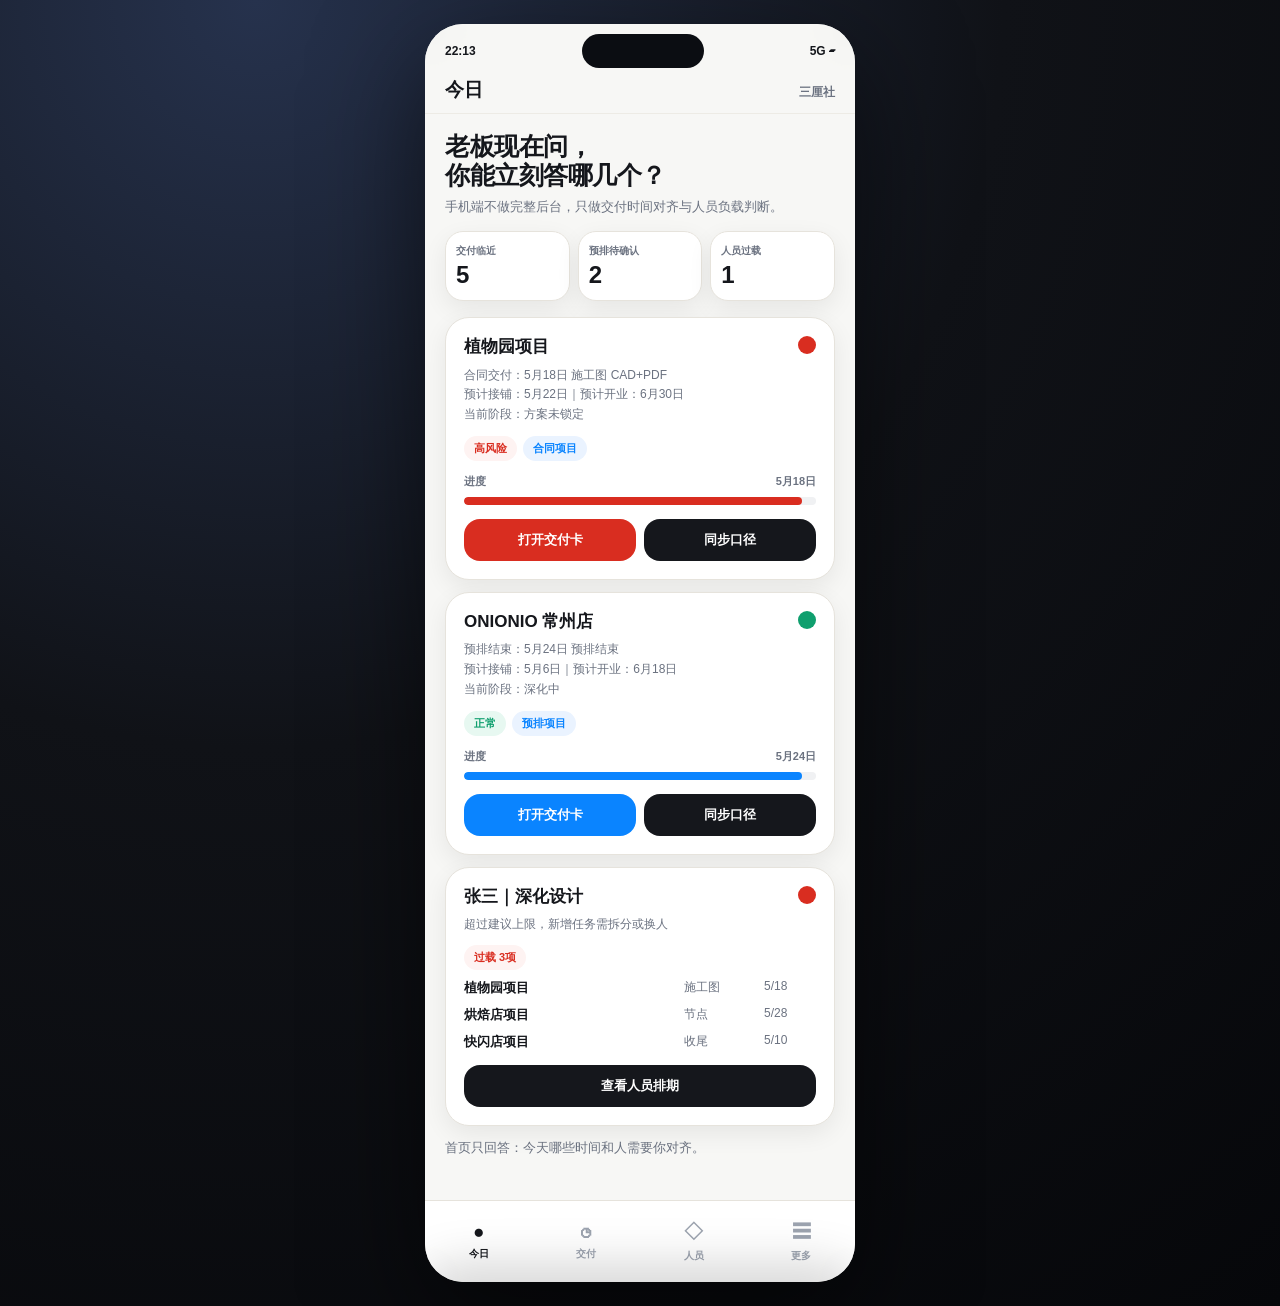
<file: index_mobile_v2.html>
<!doctype html>
<html lang="zh-CN"><head><meta charset="utf-8"><meta name="viewport" content="width=device-width,initial-scale=1,viewport-fit=cover"><title>工时管家 Mobile V2｜交付与人员雷达</title><link rel="icon" href="data:,"><style>:root{--ink:#15171c;--paper:#f7f7f5;--card:#fff;--line:#e6e3dc;--muted:#6b7280;--blue:#0a84ff;--blue-soft:#eaf3ff;--red:#d92d20;--red-soft:#fef3f2;--green:#0f9f6e;--green-soft:#e7f8f1;--gold:#b7791f;--gold-soft:#fff7e6;--purple:#5e5ce6;--purple-soft:#f0f0ff;--shadow:0 8px 24px rgba(0,0,0,.07);--bottom:82px}*{box-sizing:border-box;-webkit-tap-highlight-color:transparent}html,body{margin:0;min-height:100%;background:#101217;color:var(--ink);font-family:-apple-system,BlinkMacSystemFont,"SF Pro Text","PingFang SC","Microsoft YaHei",Arial,sans-serif;overflow-x:hidden}body{display:flex;justify-content:center}.app{width:100%;max-width:430px;min-height:100dvh;background:var(--paper);position:relative;padding-bottom:calc(var(--bottom) + env(safe-area-inset-bottom,0px));overflow-x:hidden}.top{position:sticky;top:0;z-index:30;background:rgba(247,247,245,.94);backdrop-filter:blur(18px);padding:calc(10px + env(safe-area-inset-top,0px)) 20px 12px;border-bottom:1px solid rgba(230,227,220,.65)}.status{display:flex;justify-content:space-between;align-items:center;font-size:12px;font-weight:700;margin-bottom:12px}.island{width:122px;height:34px;background:#0b0d12;border-radius:18px}.brand{display:flex;justify-content:space-between;align-items:flex-end}.brand h1{font-size:19px;line-height:1.1;margin:0;font-weight:850}.brand span{font-size:12px;color:var(--muted);font-weight:700}.page{display:none;padding:18px 20px 28px}.page.active{display:block}.hero-title{font-size:25px;line-height:1.18;margin:0 0 6px;font-weight:900;letter-spacing:-.02em}.sub{font-size:13px;line-height:1.55;color:var(--muted);margin:0 0 14px}.pill-row{display:flex;gap:8px;overflow-x:auto;padding:2px 0 12px;scrollbar-width:none}.pill-row::-webkit-scrollbar{display:none}.pill{border:0;border-radius:999px;min-height:32px;padding:0 12px;font-size:12px;font-weight:800;white-space:nowrap;background:#fff;color:var(--muted);border:1px solid var(--line)}.pill.active{background:var(--ink);color:#fff;border-color:var(--ink)}.kpis{display:grid;grid-template-columns:repeat(3,1fr);gap:8px;margin:10px 0 16px}.kpi{background:#fff;border:1px solid var(--line);border-radius:18px;padding:12px 10px;box-shadow:var(--shadow)}.kpi small{display:block;color:var(--muted);font-size:10px;font-weight:700}.kpi b{display:block;font-size:24px;line-height:1.1;margin-top:4px}.card{background:#fff;border:1px solid var(--line);border-radius:24px;margin:0 0 12px;box-shadow:var(--shadow);padding:18px;position:relative;overflow:hidden}.card:after{content:"";position:absolute;right:18px;top:18px;width:18px;height:18px;border-radius:50%;background:var(--blue)}.card.red:after{background:var(--red)}.card.gold:after{background:var(--gold)}.card.green:after{background:var(--green)}.card.purple:after{background:var(--purple)}.card h3{font-size:17px;line-height:1.25;margin:0 34px 8px 0;font-weight:850}.card p{font-size:12px;line-height:1.65;color:var(--muted);margin:0;white-space:pre-line}.actions{display:grid;grid-template-columns:1fr 1fr;gap:8px;margin-top:14px}.actions.one{grid-template-columns:1fr}.btn{border:0;border-radius:16px;min-height:42px;padding:0 12px;font-size:13px;font-weight:850;background:var(--ink);color:#fff}.btn.blue{background:var(--blue)}.btn.red{background:var(--red)}.btn.green{background:var(--green)}.btn.light{background:#f0f1f3;color:var(--ink)}.tag{display:inline-flex;align-items:center;border-radius:999px;padding:5px 10px;font-size:11px;font-weight:850;margin-right:6px}.tag.red{color:var(--red);background:var(--red-soft)}.tag.blue{color:var(--blue);background:var(--blue-soft)}.tag.green{color:var(--green);background:var(--green-soft)}.tag.gold{color:var(--gold);background:var(--gold-soft)}.tag.purple{color:var(--purple);background:var(--purple-soft)}.search{width:100%;height:46px;border:1px solid var(--line);border-radius:17px;background:#fff;font-size:14px;padding:0 14px;outline:none;margin:4px 0 12px}.timeline{margin-top:13px}.tl-head{display:flex;justify-content:space-between;font-size:11px;color:var(--muted);font-weight:700}.track{height:8px;background:#f0f1f3;border-radius:999px;margin-top:8px;overflow:hidden}.fill{height:100%;border-radius:999px;background:var(--blue)}.fill.red{background:var(--red)}.fill.gold{background:var(--gold)}.date-grid{display:grid;gap:9px;margin-top:12px}.date-row{display:grid;grid-template-columns:76px 86px 1fr;gap:8px;align-items:center;padding:10px;background:#fafafa;border:1px solid #eee;border-radius:15px}.date-row small{color:var(--muted);font-weight:800}.date-row b{font-size:17px}.date-row span{font-size:12px;color:var(--muted);line-height:1.4}.person-card .line{display:grid;grid-template-columns:1fr 72px 52px;gap:8px;margin-top:9px;font-size:12px}.person-card .line b{font-size:13px}.person-card .line span{color:var(--muted)}.more-row{height:54px;background:#fff;border:1px solid var(--line);border-radius:18px;display:flex;align-items:center;justify-content:space-between;padding:0 18px;margin-bottom:10px;box-shadow:var(--shadow);font-weight:800}.more-row span{color:var(--muted);font-size:22px}.bottom{position:fixed;left:50%;bottom:0;transform:translateX(-50%);width:100%;max-width:430px;height:calc(var(--bottom) + env(safe-area-inset-bottom,0px));background:rgba(255,255,255,.96);backdrop-filter:blur(18px);border-top:1px solid var(--line);display:grid;grid-template-columns:repeat(4,1fr);z-index:50;padding-bottom:env(safe-area-inset-bottom,0px)}.tab{border:0;background:transparent;color:#9ca3af;font-size:10px;font-weight:850;display:flex;flex-direction:column;align-items:center;justify-content:center;gap:4px}.tab i{font-style:normal;font-size:19px}.tab.active{color:var(--ink)}.sheet-mask{position:fixed;inset:0;background:rgba(0,0,0,.38);z-index:80;display:none}.sheet-mask.show{display:block}.sheet{position:fixed;left:50%;bottom:0;transform:translateX(-50%) translateY(105%);width:100%;max-width:430px;max-height:88dvh;overflow:auto;background:var(--paper);z-index:90;border-radius:28px 28px 0 0;padding:12px 20px calc(22px + env(safe-area-inset-bottom,0px));transition:transform .22s ease;box-shadow:0 -18px 50px rgba(0,0,0,.18)}.sheet.show{transform:translateX(-50%) translateY(0)}.handle{width:42px;height:5px;background:#d6d3cc;border-radius:999px;margin:0 auto 16px}.sheet h2{font-size:24px;margin:0 0 6px}.sheet .big-date{background:var(--ink);color:#fff;border-radius:28px;padding:24px;margin:14px 0}.big-date b{font-size:40px;display:block}.big-date span{font-size:14px;color:#d1d5db}.empty{padding:34px 10px;text-align:center;color:var(--muted);font-size:13px}.toast{position:fixed;left:20px;right:20px;bottom:calc(var(--bottom) + 16px);z-index:120;background:var(--ink);color:#fff;border-radius:18px;padding:12px 16px;text-align:center;font-size:13px;font-weight:800;opacity:0;transform:translateY(8px);transition:.2s}.toast.show{opacity:1;transform:translateY(0)}@media(min-width:760px){body{padding:24px;background:radial-gradient(circle at 20% 0,#26324d,#101217 45%,#06070a)}.app{border-radius:38px;min-height:852px;box-shadow:0 38px 110px rgba(0,0,0,.58);overflow:hidden}.bottom{position:absolute;left:0;transform:none}.sheet,.sheet-mask{position:absolute;left:0;transform:translateY(105%)}.sheet.show{transform:translateY(0)}}</style></head><body><div class="app" id="app"><div class="top"><div class="status"><span id="clock">9:41</span><div class="island"></div><span>5G ▰</span></div><div class="brand"><h1 id="title">今日</h1><span>三厘社</span></div></div><section class="page active" id="page-today"><h2 class="hero-title">老板现在问，<br>你能立刻答哪几个？</h2><p class="sub">手机端不做完整后台，只做交付时间对齐与人员负载判断。</p><div class="kpis"><div class="kpi"><small>交付临近</small><b id="kpiDue">0</b></div><div class="kpi"><small>预排待确认</small><b id="kpiPre">0</b></div><div class="kpi"><small>人员过载</small><b id="kpiOver">0</b></div></div><div id="todayList"></div></section><section class="page" id="page-delivery"><h2 class="hero-title">所有项目<br>什么时候结束</h2><p class="sub">合同项目与预排项目一起看。老板问项目节点时，直接搜索项目名。</p><input class="search" id="projectSearch" placeholder="搜索项目名、负责人、阶段"><div class="pill-row" id="deliveryFilters"><button class="pill active" data-filter="all">全部</button><button class="pill" data-filter="contract">合同内</button><button class="pill" data-filter="pre">预排</button><button class="pill" data-filter="risk">逾期风险</button></div><div id="deliveryList"></div></section><section class="page" id="page-people"><h2 class="hero-title">每个人身上<br>有哪些项目</h2><p class="sub">按人查看：项目、阶段、交付/释放时间、是否过载。</p><div class="pill-row" id="peopleFilters"><button class="pill active" data-role="all">全部</button><button class="pill" data-role="方案">方案</button><button class="pill" data-role="深化">深化</button><button class="pill" data-role="over">过载</button></div><div id="peopleList"></div></section><section class="page" id="page-more"><h2 class="hero-title">更多</h2><p class="sub">AI 审图不再占手机一级导航。手机只保留入口和待确认提醒，真正审图建议在电脑或平板上做。</p><div id="moreList"></div></section><nav class="bottom"><button class="tab active" data-page="today"><i>●</i>今日</button><button class="tab" data-page="delivery"><i>◷</i>交付</button><button class="tab" data-page="people"><i>◇</i>人员</button><button class="tab" data-page="more"><i>☰</i>更多</button></nav><div class="sheet-mask" id="mask"></div><div class="sheet" id="sheet"><div class="handle"></div><div id="sheetContent"></div></div><div class="toast" id="toast"></div></div><script>const projects=[{id:'p1',name:'植物园项目',kind:'contract',delivery:'2026-05-18',deliveryLabel:'5月18日',deliverable:'施工图 CAD+PDF',preEnd:'5月16日',access:'5月22日',opening:'6月30日',stage:'方案未锁定',risk:'high',ownerPlan:'王五',ownerTech:'张三',issue:'方案未最终锁定，施工图时间被压缩'},{id:'p2',name:'ONIONIO 常州店',kind:'pre',delivery:'2026-05-24',deliveryLabel:'5月24日',deliverable:'预排结束',preEnd:'5月24日',access:'5月6日',opening:'6月18日',stage:'深化中',risk:'normal',ownerPlan:'赵六',ownerTech:'李四',issue:'节点正常，需确认施工图输出时间'},{id:'p3',name:'烘焙店项目',kind:'contract',delivery:'2026-05-28',deliveryLabel:'5月28日',deliverable:'方案+施工图',preEnd:'5月26日',access:'6月1日',opening:'7月5日',stage:'材料节点复核',risk:'mid',ownerPlan:'王五',ownerTech:'张三',issue:'风炉高温区域材料方案未定'},{id:'p4',name:'快闪店项目',kind:'pre',delivery:'2026-05-10',deliveryLabel:'5月10日',deliverable:'深化收尾',preEnd:'5月10日',access:'5月12日',opening:'5月30日',stage:'深化收尾',risk:'mid',ownerPlan:'赵六',ownerTech:'张三',issue:'深化负责人排期冲突，建议换人收尾'},{id:'p5',name:'餐饮A 项目',kind:'contract',delivery:'2026-05-21',deliveryLabel:'5月21日',deliverable:'概念方案',preEnd:'5月20日',access:'6月10日',opening:'7月20日',stage:'概念方案',risk:'normal',ownerPlan:'王五',ownerTech:'李四',issue:'方案推进正常'}];const people=[{name:'张三',role:'深化设计',cap:2,items:[['植物园项目','施工图','5/18','high'],['烘焙店项目','节点','5/28','mid'],['快闪店项目','收尾','5/10','mid']]},{name:'李四',role:'深化设计',cap:2,items:[['ONIONIO 常州店','深化','5/24','normal'],['空档','可接新项目','5/25','normal']]},{name:'王五',role:'方案设计',cap:2,items:[['植物园项目','方案调整','5/09','high'],['餐饮A 项目','概念','5/21','normal']]},{name:'赵六',role:'方案设计',cap:2,items:[['ONIONIO 常州店','方案配合','5/12','normal']]}];const more=['AI审图测试台','错题库 / 规则库','导入赫思 Excel','项目复盘导入','经济数据 / 回款','员工管理','系统自检'];const $=s=>document.querySelector(s),$$=s=>Array.from(document.querySelectorAll(s));function riskClass(r){return r==='high'?'red':r==='mid'?'gold':'green'}function riskText(r){return r==='high'?'高风险':r==='mid'?'卡点':'正常'}function kindText(k){return k==='contract'?'合同项目':'预排项目'}function daysLeft(date){return Math.ceil((new Date(date)-new Date())/86400000)}function progress(date){const d=daysLeft(date);return Math.max(12,Math.min(96,100-d*3))}function toast(t){const el=$('#toast');el.textContent=t;el.classList.add('show');clearTimeout(el._t);el._t=setTimeout(()=>el.classList.remove('show'),1600)}function cardProject(p,mode='list'){const rc=riskClass(p.risk),pct=progress(p.delivery);return `<article class="card ${rc}" onclick="openProject('${p.id}')"><h3>${p.name}</h3><p>${p.kind==='contract'?'合同交付':'预排结束'}：${p.deliveryLabel} ${p.deliverable}\n预计接铺：${p.access}｜预计开业：${p.opening}\n当前阶段：${p.stage}</p><div style="margin-top:11px"><span class="tag ${rc}">${riskText(p.risk)}</span><span class="tag blue">${kindText(p.kind)}</span></div><div class="timeline"><div class="tl-head"><span>进度</span><span>${p.deliveryLabel}</span></div><div class="track"><div class="fill ${rc}" style="width:${pct}%"></div></div></div>${mode==='today'?'<div class="actions"><button class="btn '+(p.risk==='high'?'red':'blue')+'" onclick="event.stopPropagation();openProject(\''+p.id+'\')">打开交付卡</button><button class="btn" onclick="event.stopPropagation();copyBrief(\''+p.id+'\')">同步口径</button></div>':''}</article>`}function renderToday(){const due=projects.filter(p=>daysLeft(p.delivery)<=20).length,pre=projects.filter(p=>p.kind==='pre').length,over=people.filter(x=>x.items.filter(i=>i[0]!=='空档').length>x.cap).length;$('#kpiDue').textContent=due;$('#kpiPre').textContent=pre;$('#kpiOver').textContent=over;const hot=[projects.find(p=>p.id==='p1'),projects.find(p=>p.id==='p2')].map(p=>cardProject(p,'today')).join(''),op=people.find(p=>p.name==='张三');$('#todayList').innerHTML=hot+personCard(op,true)+'<p class="sub" style="margin-top:12px">首页只回答：今天哪些时间和人需要你对齐。</p>'}let deliveryFilter='all';function renderDelivery(){const q=($('#projectSearch').value||'').trim().toLowerCase();let arr=projects.filter(p=>!q||[p.name,p.stage,p.ownerPlan,p.ownerTech].join(' ').toLowerCase().includes(q));if(deliveryFilter==='contract')arr=arr.filter(p=>p.kind==='contract');if(deliveryFilter==='pre')arr=arr.filter(p=>p.kind==='pre');if(deliveryFilter==='risk')arr=arr.filter(p=>p.risk!=='normal');arr.sort((a,b)=>new Date(a.delivery)-new Date(b.delivery));$('#deliveryList').innerHTML=arr.length?arr.map(p=>cardProject(p)).join(''):'<div class="empty">没有匹配项目</div>'}function personCard(p,compact=false){const count=p.items.filter(i=>i[0]!=='空档').length,over=count>p.cap,cls=over?'red':'green';return `<article class="card ${cls} person-card" onclick="openPerson('${p.name}')"><h3>${p.name}｜${p.role}</h3><p>${over?'超过建议上限，新增任务需拆分或换人':'负载正常，可作为备选人选'}</p><div style="margin-top:10px"><span class="tag ${cls}">${over?'过载 '+count+'项':'正常 '+count+'项'}</span></div>${p.items.map(i=>`<div class="line"><b>${i[0]}</b><span>${i[1]}</span><span>${i[2]}</span></div>`).join('')}${compact?'<div class="actions one"><button class="btn" onclick="event.stopPropagation();openPerson(\''+p.name+'\')">查看人员排期</button></div>':''}</article>`}let peopleFilter='all';function renderPeople(){let arr=people.slice();if(peopleFilter==='方案')arr=arr.filter(p=>p.role.includes('方案'));if(peopleFilter==='深化')arr=arr.filter(p=>p.role.includes('深化'));if(peopleFilter==='over')arr=arr.filter(p=>p.items.filter(i=>i[0]!=='空档').length>p.cap);$('#peopleList').innerHTML=arr.map(p=>personCard(p)).join('')}function renderMore(){$('#moreList').innerHTML=more.map((m,i)=>`<div class="more-row" onclick="moreAction('${m}')"><b>${m}</b><span>›</span></div>`).join('')+'<p class="sub" style="margin-top:14px">AI 审图适合电脑或平板，手机只保留待确认提醒和入口。</p>'}function openSheet(html){$('#sheetContent').innerHTML=html;$('#mask').classList.add('show');$('#sheet').classList.add('show')}function closeSheet(){$('#mask').classList.remove('show');$('#sheet').classList.remove('show')}function openProject(id){const p=projects.find(x=>x.id===id),rc=riskClass(p.risk);openSheet(`<h2>${p.name}</h2><p class="sub">老板问“什么时候结束”，这里一屏回答。</p><div class="big-date"><b>${p.deliveryLabel}</b><span>${p.kind==='contract'?'合同约定':'预排节点'}：${p.deliverable}</span></div><div class="date-grid"><div class="date-row"><small>合同交付</small><b>${p.kind==='contract'?p.deliveryLabel:'—'}</b><span>${p.kind==='contract'?p.deliverable:'预排项目未签约'}</span></div><div class="date-row"><small>预计接铺</small><b>${p.access}</b><span>现场进场施工</span></div><div class="date-row"><small>预计开业</small><b>${p.opening}</b><span>施工完成 / 试营业</span></div><div class="date-row"><small>预排结束</small><b>${p.preEnd}</b><span>内部完成节点</span></div></div><article class="card ${rc}" style="margin-top:14px"><h3>当前阶段：${p.stage}</h3><p>${p.issue}\n方案负责人：${p.ownerPlan}｜深化负责人：${p.ownerTech}</p></article><div class="actions"><button class="btn blue" onclick="copyBrief('${p.id}')">复制老板口径</button><button class="btn light" onclick="closeSheet()">关闭</button></div>`)}function openPerson(name){const p=people.find(x=>x.name===name),count=p.items.filter(i=>i[0]!=='空档').length,over=count>p.cap;openSheet(`<h2>${p.name} / ${p.role}</h2><p class="sub">清楚看到他为什么能接或不能再加任务。</p><article class="card ${over?'red':'green'}"><h3>当前 ${count} 个进行中项目</h3><p>${over?'超过建议上限，新增任务需拆分或换人':'负载正常，可以作为备选人选'}</p></article>${p.items.map(i=>`<article class="card ${riskClass(i[3])}"><h3>${i[0]}</h3><p>阶段：${i[1]}\n交付/释放：${i[2]}</p></article>`).join('')}<div class="actions"><button class="btn" onclick="toast('已生成替代人选建议')">找替代人选</button><button class="btn blue" onclick="toast('已标记可拆分任务')">拆分任务</button></div>`)}function copyBrief(id){const p=projects.find(x=>x.id===id),msg=`${p.name}目前${p.kind==='contract'?'合同交付':'预排结束'}节点是${p.deliveryLabel}，内容为${p.deliverable}，预计${p.access}接铺，${p.opening}开业。当前阶段是${p.stage}，${p.issue}。`;navigator.clipboard&&navigator.clipboard.writeText(msg);toast('已复制老板口径')}function moreAction(m){if(m.includes('AI审图'))toast('AI审图已折叠到更多，建议电脑端处理');else if(m.includes('系统自检'))toast('系统自检：此移动版无接口报错');else toast(m+'：后续接入原系统功能')}function switchPage(name){$$('.page').forEach(p=>p.classList.remove('active'));$('#page-'+name).classList.add('active');$$('.tab').forEach(t=>t.classList.toggle('active',t.dataset.page===name));$('#title').textContent={today:'今日',delivery:'交付时间',people:'人员排期',more:'更多'}[name]}$$('.tab').forEach(t=>t.onclick=()=>switchPage(t.dataset.page));$('#mask').onclick=closeSheet;$('#projectSearch').oninput=renderDelivery;$$('#deliveryFilters .pill').forEach(b=>b.onclick=()=>{$$('#deliveryFilters .pill').forEach(x=>x.classList.remove('active'));b.classList.add('active');deliveryFilter=b.dataset.filter;renderDelivery()});$$('#peopleFilters .pill').forEach(b=>b.onclick=()=>{$$('#peopleFilters .pill').forEach(x=>x.classList.remove('active'));b.classList.add('active');peopleFilter=b.dataset.role;renderPeople()});function tick(){const d=new Date();$('#clock').textContent=String(d.getHours()).padStart(2,'0')+':'+String(d.getMinutes()).padStart(2,'0')}tick();setInterval(tick,30000);renderToday();renderDelivery();renderPeople();renderMore();</script></body></html>
</file>
